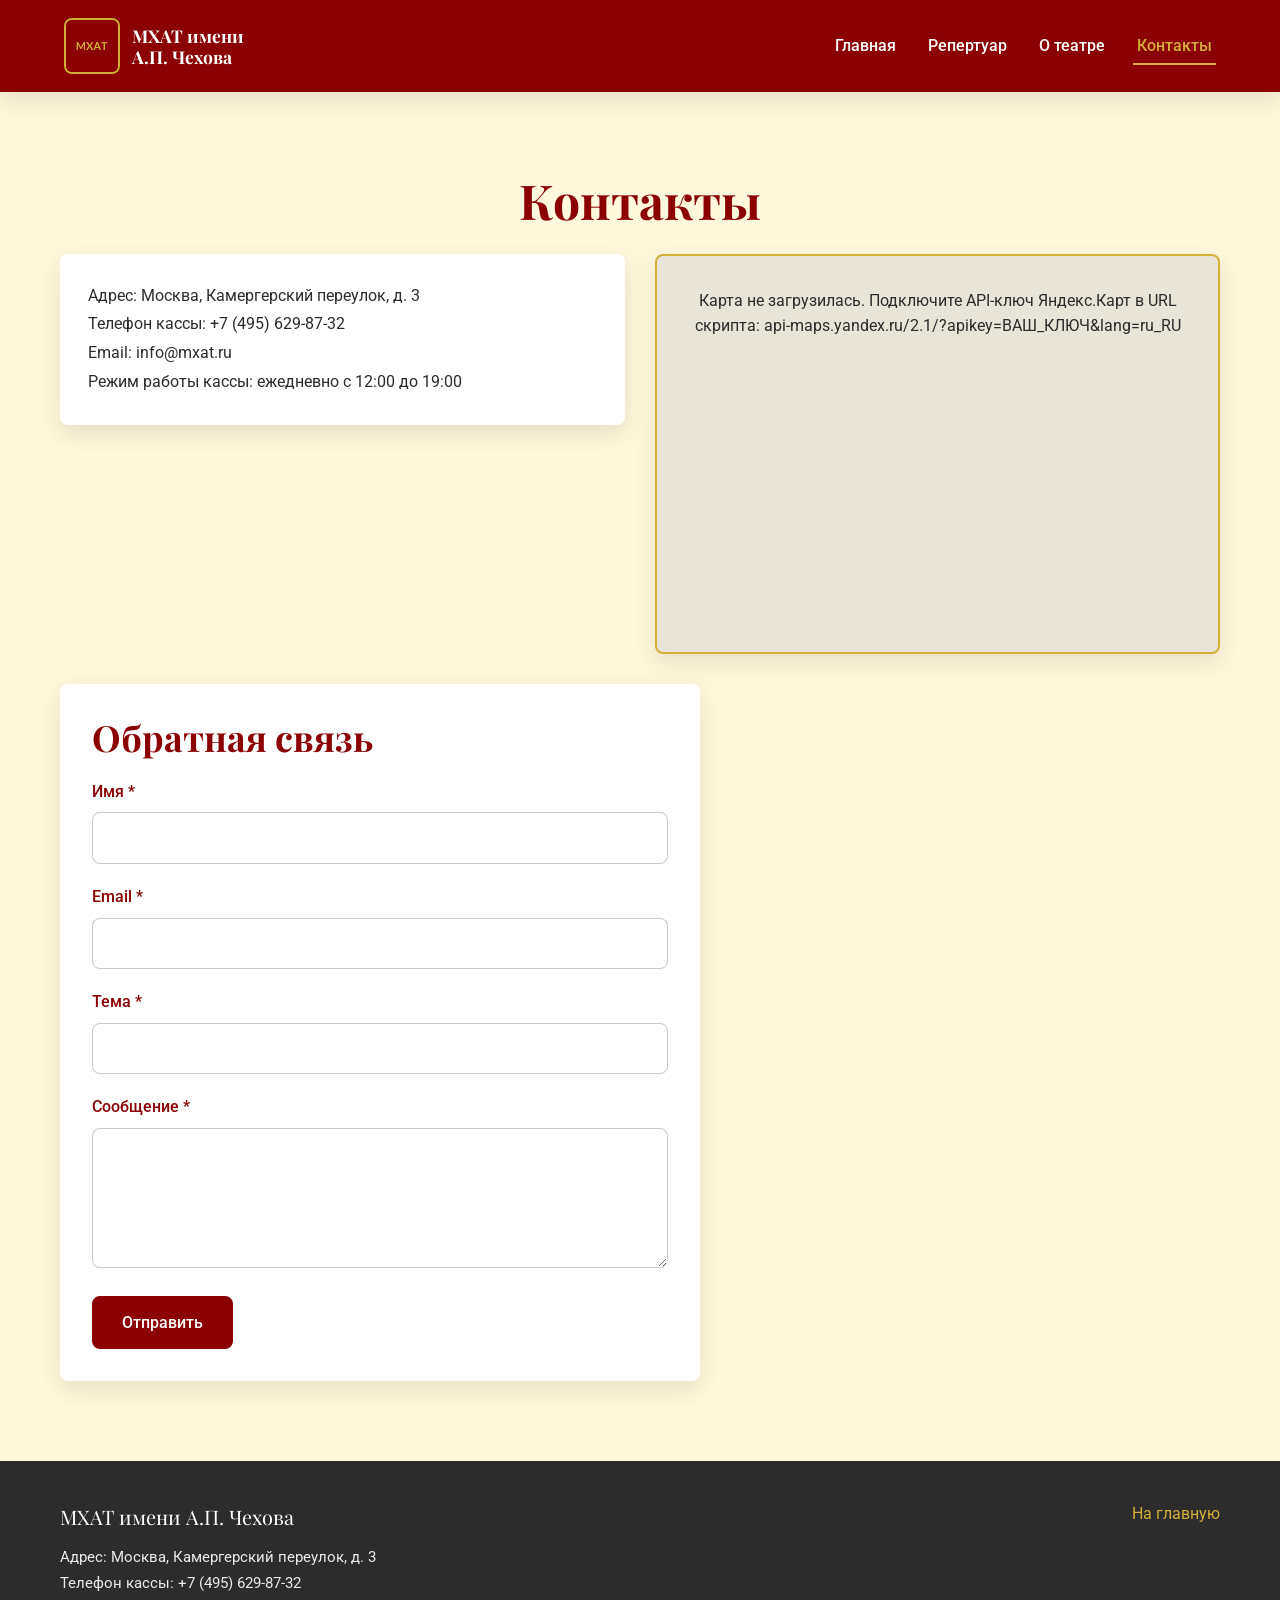
<file: contacts.html>
<!DOCTYPE html>
<html lang="ru">
  <head>
    <meta charset="UTF-8" />
    <meta name="viewport" content="width=device-width, initial-scale=1.0" />
    <title>Контакты — МХАТ имени Чехова</title>
    <link rel="icon" href="favicon.ico" type="image/png" />
    <link rel="preconnect" href="https://fonts.googleapis.com" />
    <link rel="preconnect" href="https://fonts.gstatic.com" crossorigin />
    <link
      href="https://fonts.googleapis.com/css2?family=Playfair+Display:wght@500;700&family=Roboto:wght@400;500;700&display=swap"
      rel="stylesheet"
    />
    <link rel="stylesheet" href="css/reset.css" />
    <link rel="stylesheet" href="css/style.css" />
    <link rel="stylesheet" href="css/responsive.css" />
    <!-- Для работы карты добавьте параметр apikey=ВАШ_КЛЮЧ при необходимости -->
    <script src="https://api-maps.yandex.ru/2.1/?lang=ru_RU" defer></script>
  </head>
  <body data-page="contacts">
    <div class="page-loader" id="page-loader" aria-hidden="true">
      <div class="page-loader__spinner" role="status" aria-label="Загрузка"></div>
    </div>

    <header class="site-header">
      <div class="site-header__inner">
        <a class="site-logo" href="index.html">
          <img src="resources/images/logo.png" width="56" height="56" alt="Логотип МХАТ имени Чехова" loading="eager" />
          <span class="site-logo__text">МХАТ имени А.П.&nbsp;Чехова</span>
        </a>
        <button class="nav-toggle" type="button" aria-label="Открыть меню" aria-expanded="false">
          <span></span>
          <span></span>
          <span></span>
        </button>
        <nav class="nav" aria-label="Основная навигация">
          <ul class="nav__list">
            <li><a class="nav__link" href="index.html" data-nav="home">Главная</a></li>
            <li><a class="nav__link" href="repertoire.html" data-nav="repertoire">Репертуар</a></li>
            <li><a class="nav__link" href="about.html" data-nav="about">О театре</a></li>
            <li><a class="nav__link" href="contacts.html" data-nav="contacts">Контакты</a></li>
          </ul>
        </nav>
      </div>
    </header>

    <main>
      <section class="section">
        <div class="container">
          <h1 class="section__title reveal">Контакты</h1>
          <div class="contacts-layout">
            <div class="contacts-text reveal" id="contacts-text">Загрузка контактов…</div>
            <div class="reveal">
              <div id="map" role="region" aria-label="Карта: МХАТ имени Чехова"></div>
            </div>
          </div>

          <article class="contact-form reveal">
            <h2 class="section__title section__title--left" style="margin-bottom: 20px">Обратная связь</h2>
            <form id="feedback-form" novalidate>
              <label for="feedback-name">Имя <span aria-hidden="true">*</span></label>
              <input type="text" id="feedback-name" name="name" required autocomplete="name" />
              <span class="error-msg" id="err-name">Укажите имя</span>

              <label for="feedback-email">Email <span aria-hidden="true">*</span></label>
              <input type="email" id="feedback-email" name="email" required autocomplete="email" />
              <span class="error-msg" id="err-email">Введите корректный email</span>

              <label for="feedback-subject">Тема <span aria-hidden="true">*</span></label>
              <input type="text" id="feedback-subject" name="subject" required />
              <span class="error-msg" id="err-subject">Укажите тему</span>

              <label for="feedback-message">Сообщение <span aria-hidden="true">*</span></label>
              <textarea id="feedback-message" name="message" required></textarea>
              <span class="error-msg" id="err-message">Напишите сообщение</span>

              <button type="submit" class="btn">Отправить</button>
            </form>
          </article>
        </div>
      </section>
    </main>

    <footer class="site-footer">
      <div class="container site-footer__inner">
        <div>
          <p class="site-footer__brand">МХАТ имени А.П.&nbsp;Чехова</p>
          <p class="footer-contacts" id="footer-contacts">Загрузка контактов…</p>
        </div>
        <p><a href="index.html">На главную</a></p>
      </div>
    </footer>

    <script src="js/main.js" defer></script>
    <script src="js/map.js" defer></script>
  </body>
</html>
</file>
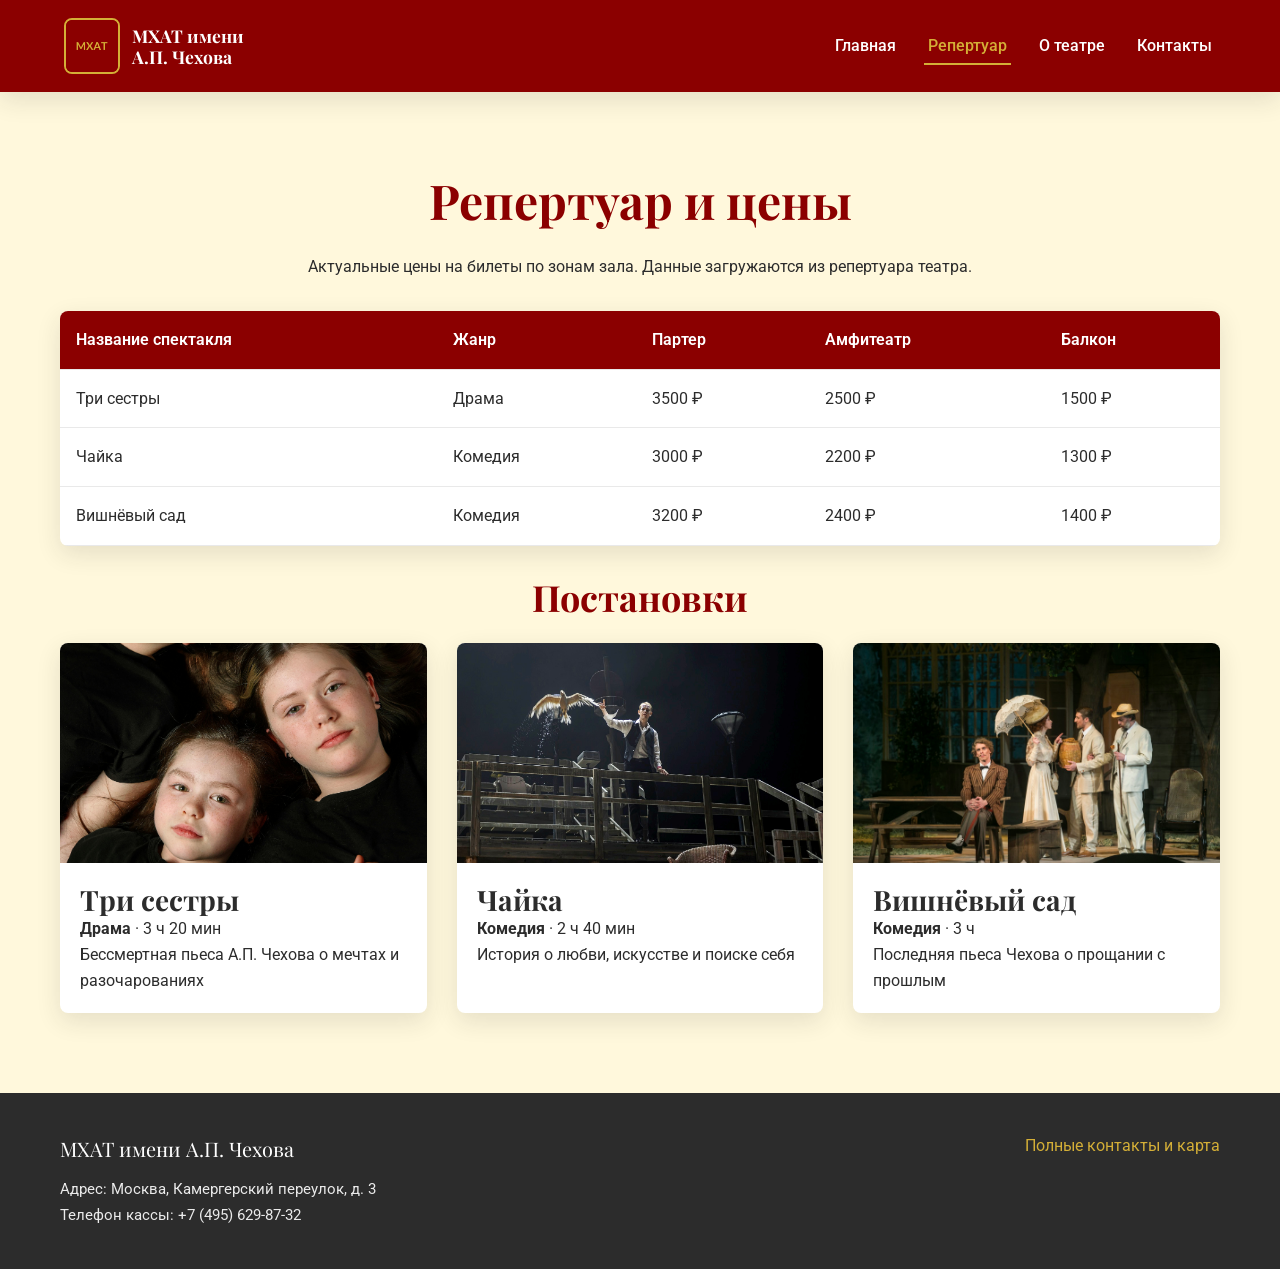
<file: repertoire.html>
<!DOCTYPE html>
<html lang="ru">
  <head>
    <meta charset="UTF-8" />
    <meta name="viewport" content="width=device-width, initial-scale=1.0" />
    <title>Репертуар — МХАТ имени Чехова</title>
    <link rel="icon" href="favicon.ico" type="image/png" />
    <link rel="preconnect" href="https://fonts.googleapis.com" />
    <link rel="preconnect" href="https://fonts.gstatic.com" crossorigin />
    <link
      href="https://fonts.googleapis.com/css2?family=Playfair+Display:wght@500;700&family=Roboto:wght@400;500;700&display=swap"
      rel="stylesheet"
    />
    <link rel="stylesheet" href="css/reset.css" />
    <link rel="stylesheet" href="css/style.css" />
    <link rel="stylesheet" href="css/responsive.css" />
  </head>
  <body data-page="repertoire">
    <div class="page-loader" id="page-loader" aria-hidden="true">
      <div class="page-loader__spinner" role="status" aria-label="Загрузка"></div>
    </div>

    <header class="site-header">
      <div class="site-header__inner">
        <a class="site-logo" href="index.html">
          <img src="resources/images/logo.png" width="56" height="56" alt="Логотип МХАТ имени Чехова" loading="eager" />
          <span class="site-logo__text">МХАТ имени А.П.&nbsp;Чехова</span>
        </a>
        <button class="nav-toggle" type="button" aria-label="Открыть меню" aria-expanded="false">
          <span></span>
          <span></span>
          <span></span>
        </button>
        <nav class="nav" aria-label="Основная навигация">
          <ul class="nav__list">
            <li><a class="nav__link" href="index.html" data-nav="home">Главная</a></li>
            <li><a class="nav__link" href="repertoire.html" data-nav="repertoire">Репертуар</a></li>
            <li><a class="nav__link" href="about.html" data-nav="about">О театре</a></li>
            <li><a class="nav__link" href="contacts.html" data-nav="contacts">Контакты</a></li>
          </ul>
        </nav>
      </div>
    </header>

    <main>
      <section class="section">
        <div class="container">
          <h1 class="section__title reveal">Репертуар и цены</h1>
          <p class="text-block reveal" style="text-align: center; margin-bottom: 32px">
            Актуальные цены на билеты по зонам зала. Данные загружаются из репертуара театра.
          </p>

          <div class="table-wrap reveal">
            <table class="repertoire-table">
              <thead>
                <tr>
                  <th scope="col">Название спектакля</th>
                  <th scope="col">Жанр</th>
                  <th scope="col">Партер</th>
                  <th scope="col">Амфитеатр</th>
                  <th scope="col">Балкон</th>
                </tr>
              </thead>
              <tbody id="repertoire-table-body"></tbody>
            </table>
          </div>

          <h2 class="section__title reveal">Постановки</h2>
          <div class="repertoire-cards" id="repertoire-cards"></div>
        </div>
      </section>
    </main>

    <footer class="site-footer">
      <div class="container site-footer__inner">
        <div>
          <p class="site-footer__brand">МХАТ имени А.П.&nbsp;Чехова</p>
          <p class="footer-contacts" id="footer-contacts">Загрузка контактов…</p>
        </div>
        <p><a href="contacts.html">Полные контакты и карта</a></p>
      </div>
    </footer>

    <script src="js/main.js" defer></script>
  </body>
</html>
</file>
<file: css/style.css>
:root {
  --primary-color: #8b0000;
  --accent-color: #d4af37;
  --bg-color: #fff8dc;
  --text-color: #2c2c2c;
  --white: #ffffff;
  --shadow: 0 8px 24px rgba(44, 44, 44, 0.12);
  --radius: 8px;
  --transition: 0.25s ease;
  --container: 1200px;
  --section-pad: 80px 0;
  --grid-gap: 30px;
}

html {
  scroll-behavior: smooth;
}

body {
  font-family: "Roboto", sans-serif;
  font-size: 16px;
  line-height: 1.6;
  color: var(--text-color);
  background-color: var(--bg-color);
  min-height: 100vh;
  display: grid;
  grid-template-rows: auto 1fr auto;
}

h1,
h2,
h3 {
  font-family: "Playfair Display", serif;
  font-weight: 700;
  line-height: 1.2;
}

h1 {
  font-size: 48px;
}

h2 {
  font-size: 36px;
}

h3 {
  font-size: 28px;
}

p {
  font-size: 16px;
}

.container {
  width: 100%;
  max-width: var(--container);
  margin: 0 auto;
  padding: 0 20px;
}

.site-header {
  background: var(--primary-color);
  color: var(--white);
  position: sticky;
  top: 0;
  z-index: 100;
  box-shadow: var(--shadow);
}

.site-header__inner {
  display: flex;
  align-items: center;
  justify-content: space-between;
  gap: var(--grid-gap);
  padding: 16px 20px;
  max-width: var(--container);
  margin: 0 auto;
}

.site-logo {
  display: flex;
  align-items: center;
  gap: 12px;
  transition: opacity var(--transition);
}

.site-logo:hover {
  opacity: 0.9;
}

.site-logo img {
  width: 56px;
  height: 56px;
  object-fit: cover;
  border-radius: var(--radius);
  border: 2px solid var(--accent-color);
}

.site-logo__text {
  font-family: "Playfair Display", serif;
  font-size: 1.1rem;
  font-weight: 700;
  max-width: 200px;
  line-height: 1.2;
}

.nav-toggle {
  display: none;
  flex-direction: column;
  gap: 6px;
  padding: 8px;
  z-index: 110;
}

.nav-toggle span {
  display: block;
  width: 28px;
  height: 3px;
  background: var(--white);
  border-radius: 2px;
  transition: transform var(--transition), opacity var(--transition);
}

body.menu-open .nav-toggle span:nth-child(1) {
  transform: translateY(9px) rotate(45deg);
}

body.menu-open .nav-toggle span:nth-child(2) {
  opacity: 0;
}

body.menu-open .nav-toggle span:nth-child(3) {
  transform: translateY(-9px) rotate(-45deg);
}

.nav {
  display: flex;
  align-items: center;
}

.nav__list {
  display: flex;
  flex-wrap: wrap;
  gap: 8px 24px;
  align-items: center;
}

.nav__link {
  padding: 8px 4px;
  font-weight: 500;
  border-bottom: 2px solid transparent;
  transition: color var(--transition), border-color var(--transition), transform var(--transition);
}

.nav__link:hover {
  color: var(--accent-color);
  transform: translateY(-1px);
}

.nav__link.is-active {
  color: var(--accent-color);
  border-bottom-color: var(--accent-color);
}

main {
  min-width: 0;
}

.section {
  padding: var(--section-pad);
}

.section--hero {
  padding: 0;
  position: relative;
  min-height: 72vh;
  display: flex;
  align-items: center;
  justify-content: center;
  color: var(--white);
  text-align: center;
}

.section--hero::before {
  content: "";
  position: absolute;
  inset: 0;
  background: linear-gradient(
      rgba(44, 44, 44, 0.65),
      rgba(139, 0, 0, 0.55)
    ),
    url("../resources/images/female-mime-sitting-chair.jpg") center / cover no-repeat;
  z-index: 0;
}

.hero__content {
  position: relative;
  z-index: 1;
  padding: 100px 20px;
  max-width: 800px;
}

.hero__content h1 {
  text-shadow: 0 2px 12px rgba(0, 0, 0, 0.4);
  margin-bottom: 16px;
}

.hero__lead {
  font-size: 1.25rem;
  opacity: 0.95;
}

.section__title {
  color: var(--primary-color);
  margin-bottom: 24px;
  text-align: center;
}

.section__title--left {
  text-align: left;
}

.text-block {
  max-width: 800px;
  margin: 0 auto;
}

.text-block p {
  margin-bottom: 1rem;
}

.video-section .video-wrap {
  max-width: 900px;
  margin: 0 auto;
  border-radius: var(--radius);
  overflow: hidden;
  box-shadow: var(--shadow);
  border: 3px solid var(--accent-color);
}

.video-wrap video {
  width: 100%;
  aspect-ratio: 16 / 9;
  object-fit: cover;
  background: var(--text-color);
}

.announcements {
  background: var(--white);
}

.announcements__grid {
  display: grid;
  grid-template-columns: repeat(auto-fit, minmax(280px, 1fr));
  gap: var(--grid-gap);
}

.announcement-card {
  background: var(--bg-color);
  border-radius: var(--radius);
  overflow: hidden;
  box-shadow: var(--shadow);
  transition: transform var(--transition), box-shadow var(--transition);
  border: 1px solid rgba(139, 0, 0, 0.15);
}

.announcement-card:hover {
  transform: translateY(-6px);
  box-shadow: 0 16px 40px rgba(44, 44, 44, 0.18);
}

.announcement-card img {
  width: 100%;
  height: 200px;
  object-fit: cover;
}

.announcement-card__body {
  padding: 20px;
}

.announcement-card__body h3 {
  font-size: 1.35rem;
  margin-bottom: 8px;
  color: var(--primary-color);
}

.announcement-card__meta {
  font-size: 0.9rem;
  color: #666;
  margin-bottom: 12px;
}

.btn {
  display: inline-block;
  padding: 12px 28px;
  background: var(--primary-color);
  color: var(--white);
  font-weight: 500;
  border-radius: var(--radius);
  border: 2px solid var(--primary-color);
  transition: background var(--transition), color var(--transition), transform var(--transition),
    box-shadow var(--transition);
}

.btn:hover {
  background: var(--accent-color);
  color: var(--text-color);
  border-color: var(--accent-color);
  transform: translateY(-2px);
  box-shadow: var(--shadow);
}

.btn--outline {
  background: transparent;
  color: var(--primary-color);
}

.btn--outline:hover {
  background: var(--primary-color);
  color: var(--white);
}

.table-wrap {
  overflow-x: auto;
  margin-bottom: var(--grid-gap);
  border-radius: var(--radius);
  box-shadow: var(--shadow);
  background: var(--white);
}

.repertoire-table {
  width: 100%;
  min-width: 640px;
}

.repertoire-table th,
.repertoire-table td {
  padding: 16px;
  text-align: left;
  border-bottom: 1px solid rgba(44, 44, 44, 0.1);
}

.repertoire-table th {
  background: var(--primary-color);
  color: var(--white);
  font-weight: 600;
}

.repertoire-table tr:hover td {
  background: rgba(212, 175, 55, 0.12);
}

.repertoire-cards {
  display: grid;
  grid-template-columns: repeat(auto-fit, minmax(300px, 1fr));
  gap: var(--grid-gap);
}

.repertoire-card {
  background: var(--white);
  border-radius: var(--radius);
  overflow: hidden;
  box-shadow: var(--shadow);
  transition: transform var(--transition);
}

.repertoire-card:hover {
  transform: scale(1.02);
}

.repertoire-card img {
  width: 100%;
  height: 220px;
  object-fit: cover;
}

.repertoire-card__body {
  padding: 20px;
}

.leadership {
  display: grid;
  grid-template-columns: repeat(auto-fit, minmax(260px, 1fr));
  gap: var(--grid-gap);
  margin-bottom: var(--grid-gap);
}

.leadership-card {
  background: var(--white);
  padding: 24px;
  border-radius: var(--radius);
  box-shadow: var(--shadow);
  border-left: 4px solid var(--accent-color);
  transition: transform var(--transition);
}

.leadership-card:hover {
  transform: translateX(4px);
}

.leadership-card__role {
  font-size: 0.85rem;
  text-transform: uppercase;
  letter-spacing: 0.06em;
  color: var(--primary-color);
  margin-bottom: 8px;
}

.leadership-card__name {
  font-family: "Playfair Display", serif;
  font-size: 1.5rem;
  color: var(--text-color);
}

.achievements {
  background: var(--white);
}

.achievements__list {
  display: grid;
  grid-template-columns: repeat(auto-fit, minmax(240px, 1fr));
  gap: var(--grid-gap);
}

.achievements__list li {
  padding: 20px;
  background: var(--bg-color);
  border-radius: var(--radius);
  border: 1px solid rgba(139, 0, 0, 0.2);
  position: relative;
  padding-left: 36px;
}

.achievements__list li::before {
  content: "✦";
  position: absolute;
  left: 14px;
  color: var(--accent-color);
  font-size: 1.2rem;
}

.gallery {
  display: grid;
  grid-template-columns: repeat(auto-fill, minmax(200px, 1fr));
  gap: 16px;
}

.gallery button {
  padding: 0;
  border-radius: var(--radius);
  overflow: hidden;
  cursor: pointer;
  border: 3px solid transparent;
  transition: border-color var(--transition), transform var(--transition);
}

.gallery button:hover,
.gallery button:focus-visible {
  border-color: var(--accent-color);
  transform: scale(1.03);
  outline: none;
}

.gallery button img {
  width: 100%;
  height: 180px;
  object-fit: cover;
}

.contacts-layout {
  display: grid;
  grid-template-columns: 1fr 1fr;
  gap: var(--grid-gap);
  align-items: start;
}

.contacts-text {
  background: var(--white);
  padding: 28px;
  border-radius: var(--radius);
  box-shadow: var(--shadow);
  white-space: pre-line;
  line-height: 1.8;
}

#map {
  width: 100%;
  height: 400px;
  border-radius: var(--radius);
  overflow: hidden;
  box-shadow: var(--shadow);
  border: 2px solid var(--accent-color);
  background: #e8e4d8;
}

.contact-form {
  margin-top: var(--grid-gap);
  max-width: 640px;
  background: var(--white);
  padding: 32px;
  border-radius: var(--radius);
  box-shadow: var(--shadow);
}

.contact-form label {
  display: block;
  margin-bottom: 8px;
  font-weight: 500;
  color: var(--primary-color);
}

.contact-form input,
.contact-form textarea {
  width: 100%;
  padding: 12px 14px;
  margin-bottom: 20px;
  border: 1px solid rgba(44, 44, 44, 0.25);
  border-radius: var(--radius);
  transition: border-color var(--transition), box-shadow var(--transition);
}

.contact-form input:focus,
.contact-form textarea:focus {
  outline: none;
  border-color: var(--primary-color);
  box-shadow: 0 0 0 3px rgba(139, 0, 0, 0.15);
}

.contact-form textarea {
  min-height: 140px;
  resize: vertical;
}

.contact-form .error-msg {
  color: var(--primary-color);
  font-size: 0.875rem;
  margin-top: -12px;
  margin-bottom: 12px;
  display: none;
}

.contact-form .error-msg.is-visible {
  display: block;
}

.site-footer {
  background: var(--text-color);
  color: var(--white);
  padding: 40px 0;
  margin-top: auto;
}

.site-footer a {
  color: var(--accent-color);
  transition: color var(--transition);
}

.site-footer a:hover {
  color: var(--white);
}

.site-footer__inner {
  display: flex;
  flex-wrap: wrap;
  gap: var(--grid-gap);
  justify-content: space-between;
  align-items: flex-start;
}

.site-footer__brand {
  font-family: "Playfair Display", serif;
  font-size: 1.25rem;
  margin-bottom: 12px;
}

.footer-contacts {
  font-size: 0.95rem;
  line-height: 1.7;
  opacity: 0.9;
  max-width: 360px;
}

.page-loader {
  position: fixed;
  inset: 0;
  background: rgba(255, 248, 220, 0.85);
  display: flex;
  align-items: center;
  justify-content: center;
  z-index: 1000;
  opacity: 0;
  visibility: hidden;
  transition: opacity var(--transition), visibility var(--transition);
}

.page-loader.is-active {
  opacity: 1;
  visibility: visible;
}

.page-loader__spinner {
  width: 48px;
  height: 48px;
  border: 4px solid rgba(139, 0, 0, 0.2);
  border-top-color: var(--primary-color);
  border-radius: 50%;
  animation: spin 0.8s linear infinite;
}

@keyframes spin {
  to {
    transform: rotate(360deg);
  }
}

.reveal {
  opacity: 0;
  transform: translateY(24px);
  transition: opacity 0.6s ease, transform 0.6s ease;
}

.reveal.is-visible {
  opacity: 1;
  transform: translateY(0);
}

.modal {
  position: fixed;
  inset: 0;
  z-index: 500;
  display: flex;
  align-items: center;
  justify-content: center;
  padding: 20px;
  background: rgba(0, 0, 0, 0.82);
  opacity: 0;
  visibility: hidden;
  transition: opacity var(--transition), visibility var(--transition);
}

.modal.is-open {
  opacity: 1;
  visibility: visible;
}

.modal__content {
  position: relative;
  max-width: min(90vw, 1000px);
  max-height: 90vh;
}

.modal__content img {
  max-height: 85vh;
  width: auto;
  margin: 0 auto;
  border-radius: var(--radius);
  box-shadow: 0 16px 48px rgba(0, 0, 0, 0.5);
}

.modal__close {
  position: absolute;
  top: -44px;
  right: 0;
  color: var(--white);
  font-size: 2rem;
  line-height: 1;
  padding: 8px;
  transition: color var(--transition), transform var(--transition);
}

.modal__close:hover {
  color: var(--accent-color);
  transform: scale(1.1);
}
</file>
<file: css/responsive.css>
/* Base: mobile-first from 320px */

@media (min-width: 320px) {
  h1 {
    font-size: clamp(2rem, 8vw, 48px);
  }

  h2 {
    font-size: clamp(1.5rem, 5vw, 36px);
  }

  h3 {
    font-size: clamp(1.25rem, 4vw, 28px);
  }
}

@media (max-width: 767px) {
  .nav-toggle {
    display: flex;
  }

  .nav {
    position: fixed;
    top: 0;
    right: 0;
    width: min(320px, 88vw);
    height: 100vh;
    background: var(--primary-color);
    padding: 100px 28px 40px;
    transform: translateX(100%);
    visibility: hidden;
    transition: transform 0.35s ease, visibility 0.35s ease;
    box-shadow: -8px 0 32px rgba(0, 0, 0, 0.25);
    z-index: 95;
  }

  body.menu-open::before {
    content: "";
    position: fixed;
    inset: 0;
    background: rgba(44, 44, 44, 0.45);
    z-index: 90;
    animation: fadeIn 0.35s ease;
  }

  @keyframes fadeIn {
    from {
      opacity: 0;
    }
    to {
      opacity: 1;
    }
  }

  body.menu-open .nav {
    transform: translateX(0);
    visibility: visible;
  }

  .nav__list {
    flex-direction: column;
    align-items: flex-start;
    gap: 0;
  }

  .nav__link {
    display: block;
    width: 100%;
    padding: 16px 0;
    border-bottom: 1px solid rgba(255, 255, 255, 0.15);
  }

  .contacts-layout {
    grid-template-columns: 1fr;
  }

  #map {
    height: 280px;
  }

  .section--hero .hero__content {
    padding: 72px 16px;
  }
}

@media (min-width: 768px) {
  .nav {
    transform: none;
    visibility: visible;
  }
}

@media (min-width: 1024px) {
  .site-header__inner {
    padding: 18px 24px;
  }

  .hero__content {
    padding: 120px 24px;
  }
}

@media (min-width: 1440px) {
  :root {
    --container: 1320px;
  }

  .container {
    padding: 0 32px;
  }
}
</file>
